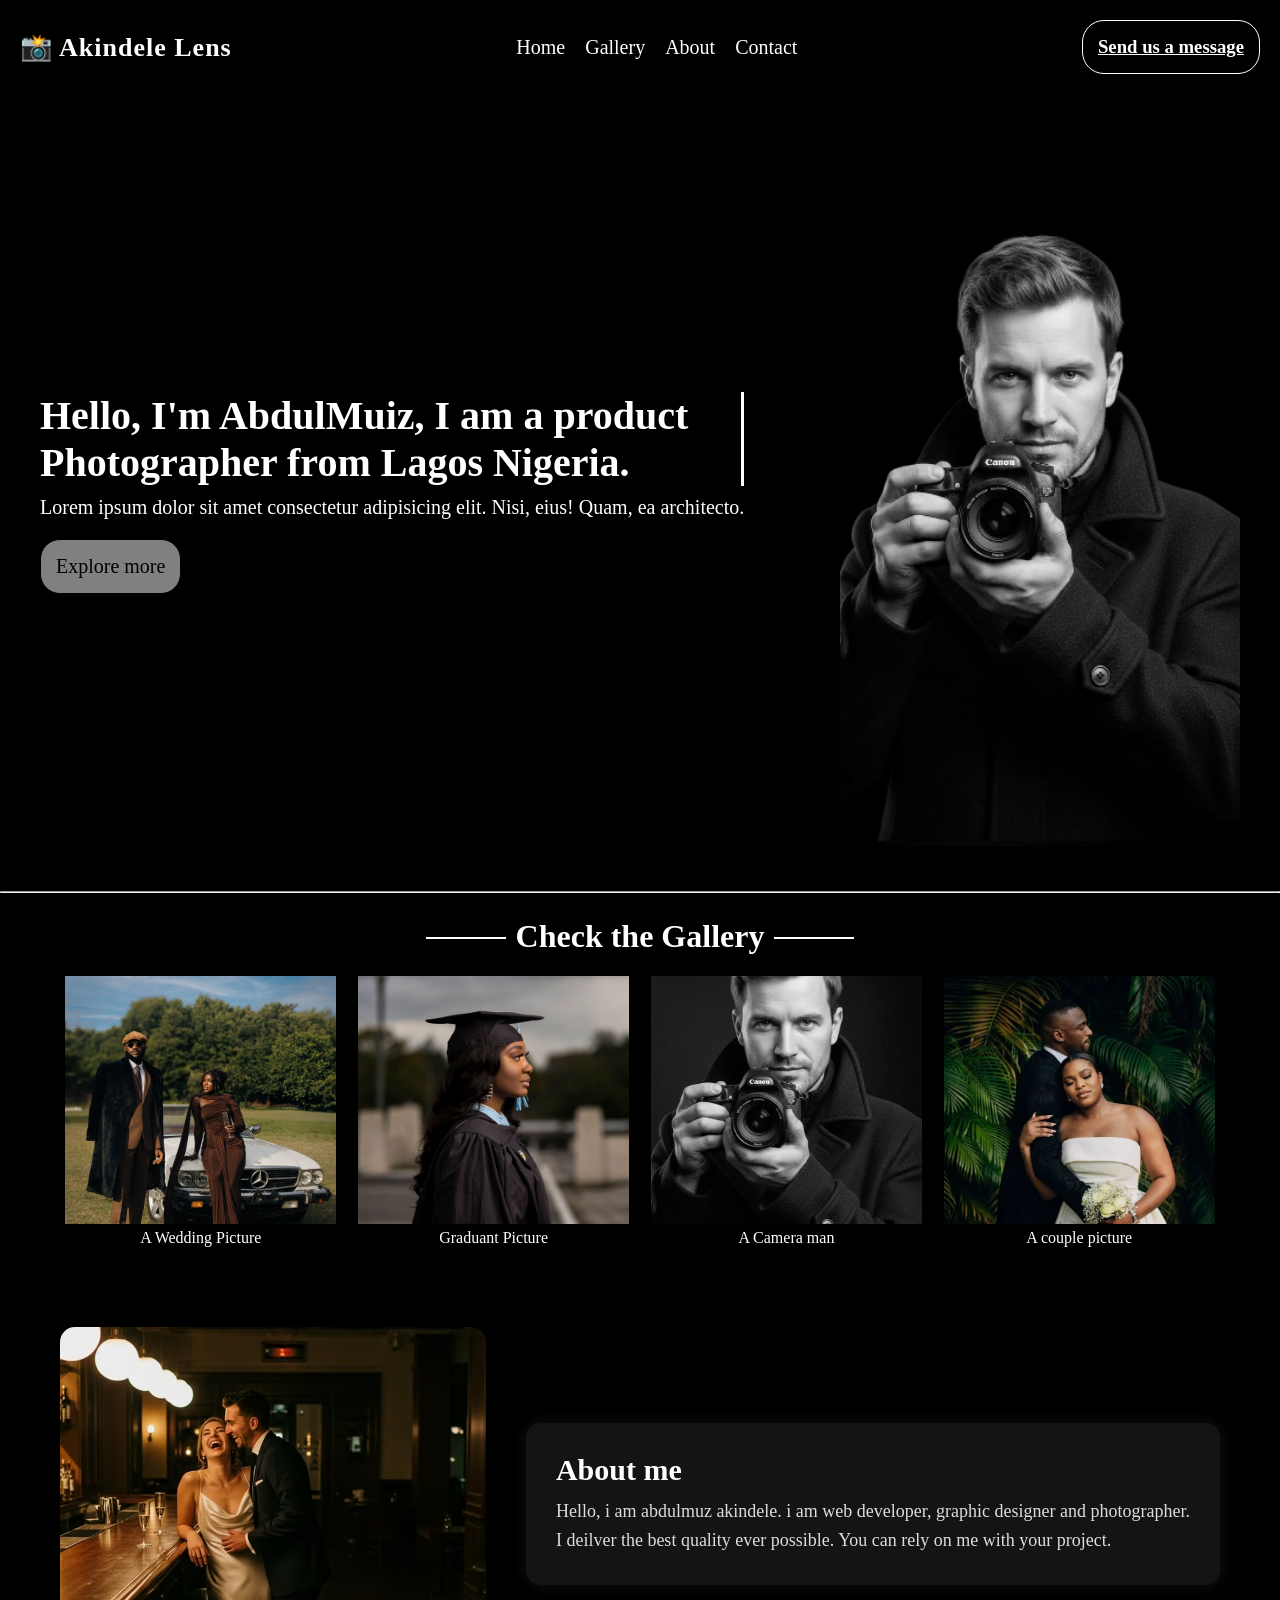
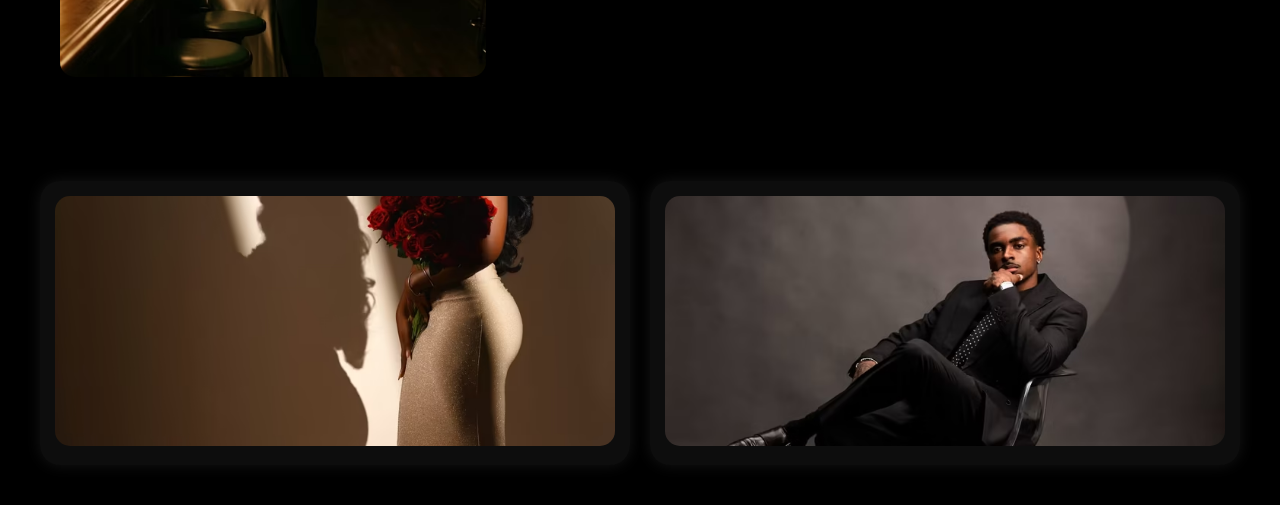
<file: index.html>
<!DOCTYPE html>
<html lang="en">
<head>
    <meta charset="UTF-8">
    <meta name="viewport" content="width=device-width, initial-scale=1.0">
    <title>Akindele lens</title>
    <link rel="stylesheet" href="index.css">
</head>
<body>
    <!-- NAVBAR  -->
    <div class="navbar">
        <h1 class="logo">📸 Akindele Lens</h1>
        <nav>
            <ul class="navlist">
                <li><a href="">Home</a></li>
                <li><a href="">Gallery</a></li>
                <li><a href="">About</a></li>
                <li><a href="">Contact</a></li>
            </ul>
        </nav>
        <a href="contact.html" class="message">
             <h3>Send us a message</h3>
        </a>

        
    </div>
    <div class="landing">
        <div class="col-1">
        <h1 class="typing">Hello, I'm AbdulMuiz, I am a product <br> Photographer from Lagos Nigeria.</h1>

        <p>Lorem ipsum dolor sit amet consectetur adipisicing elit. Nisi, eius! Quam, ea architecto.</p>
        <a href="">Explore more</a> 
        </div>
        <div class="col-2">
            <img src="image/hero landing.png" alt="hero section" width="400px">
        </div>
    </div>
    <hr style="color: white;">
    <div class="header1">
    <h1 class="gallery-title">Check the Gallery</h1>
</div>

    <!-- Gallery  -->
    <div class="header2">
        <div class="box">
            <img src="image/img 1.jpeg" alt="wedding picture">
            <div class="overplay">
                <p style="text-align: center;">A Wedding Picture</p>
            </div>
        </div>
        <div class="box">
            <img src="image/img 3.jpeg" alt=" graduation picture">
            <div class="overplay">
                <p style="text-align: center;">Graduant Picture</p>
            </div>
        </div>
        <div class="box">
            <img src="image/img 9.jpeg" alt="random picture">
            <div class="overplay">
                <p style="text-align: center;">A Camera man</p>
            </div>
        </div>
        <div class="box">
            <img src="image/img 8.jpeg" alt="A couple picture">
            <div class="overplay">
                <p style="text-align: center;">A couple picture</p>
            </div>
        </div>
    </div>

    <!-- About me  -->
     <div class="about">
        <div class="about-1">
            <img src="image/img 4.avif" alt="couples pictures" width="200px">
        </div>
        <div class="about-2">
            <h3><strong>About me</strong></h3>
            <p>Hello, i am abdulmuz akindele. i am web developer, graphic designer and photographer. <br>
            I deilver the best quality ever possible. You can rely on me with your project.</p> 
        </div>
     </div>
     <div class="another">
        <div class="about-3">
            <img src="image/img 5.avif" alt="">
        </div>
        <div class="about-4">
            <img src="image/img 6.avif" alt="">
        </div>
     </div>

</body>
</html>
</file>
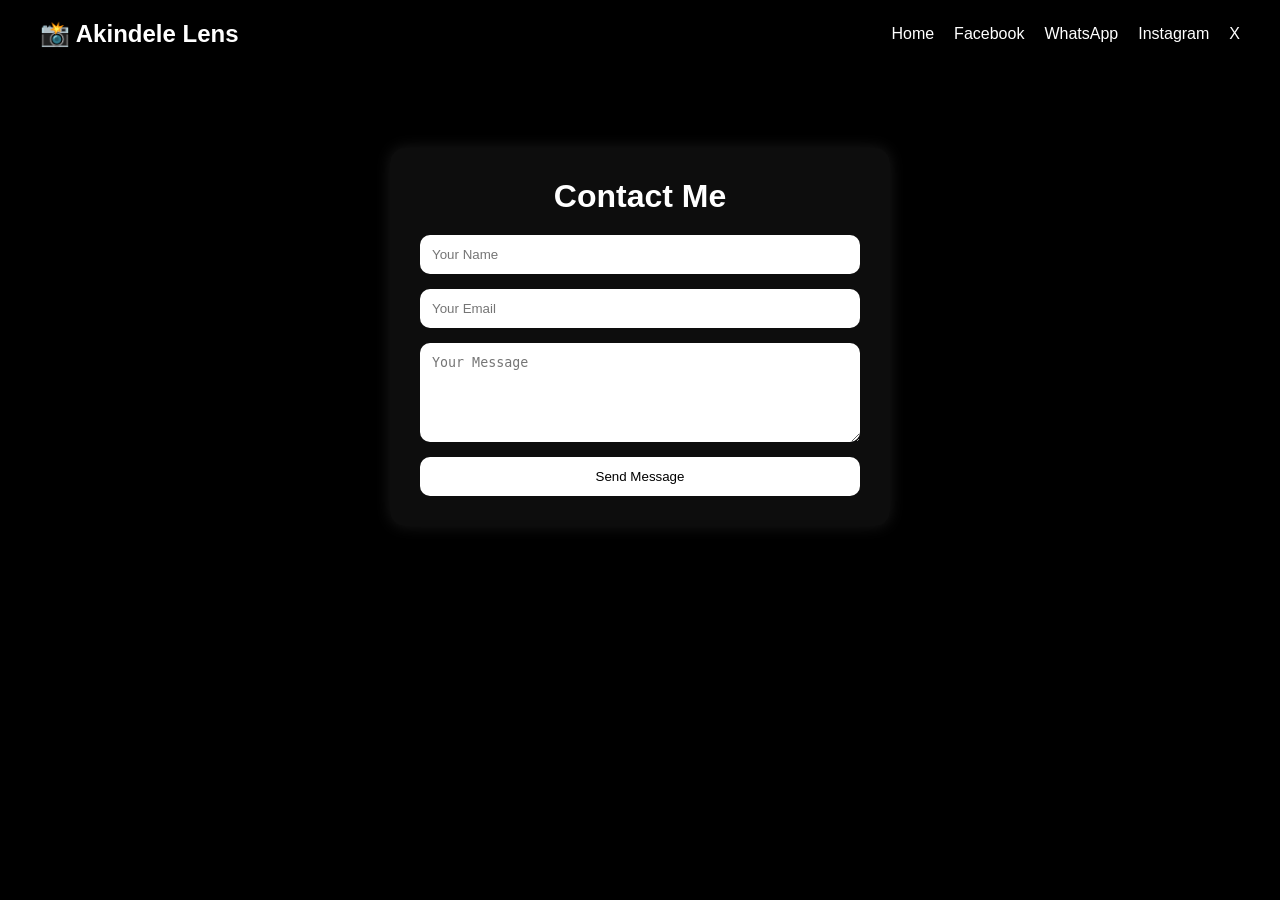
<file: contact.html>
<!DOCTYPE html>
<html lang="en">
<head>
    <meta charset="UTF-8">
    <meta name="viewport" content="width=device-width, initial-scale=1.0">
    <title>Contact - Akindele Lens</title>
    <link rel="stylesheet" href="contact.css">
</head>
<body>

    <!-- NAVBAR -->
    <div class="navbar">
        <h1 class="logo">📸 Akindele Lens</h1>

        <nav>
            <ul class="navlist">
                <li><a href="index.html">Home</a></li>
                <li><a href="#">Facebook</a></li>
                <li><a href="https://wa.me/2348022539692">WhatsApp</a></li>
                <li><a href="#">Instagram</a></li>
                <li><a href="https://x.com/@thefirstgu__21">X</a></li>
            </ul>
        </nav>
    </div>

    <!-- CONTACT FORM -->
    <div class="contact-container">
        <h1>Contact Me</h1>

        <form>
            <input type="text" placeholder="Your Name" required>
            <input type="email" placeholder="Your Email" required>
            <textarea placeholder="Your Message" rows="5" required></textarea>

            <button type="submit">Send Message</button>
        </form>
    </div>

</body>
</html>
</file>
<file: index.css>
*{
    margin: 0;
    padding: 0;
    box-sizing: border-box;
}
h1{
    color: white;
}
.logo{
    font-size: 26px;
    font-weight: bold;
    letter-spacing: 1px;
}

p{
    color: white;
}
body{
    background-color: black;
}
.navbar{
display:flex;
align-items:center;
justify-content:space-between;
padding:20px 20px;

animation: slideDown 1s ease;
}

.navlist{
    display: flex;
    gap: 20px;
    align-items: center;
    justify-content: center;
}
.navlist a{
    text-decoration: none;
    color: white;
    font-size: 20px;
    position: relative;
}

/* underline animation */
.navlist a::after{
    content: "";
    position: absolute;
    left: 0;
    bottom: -5px;
    width: 0%;
    height: 2px;
    background: white;
    transition: 0.4s ease;
}

.navlist a:hover::after{
    width: 100%;
}
.navlist li{
    list-style-type: none; 
}
nav{
    align-items: center;
}
.message{
    color: white;
    border: 1px solid;
    padding: 15px;
    border-radius: 22px;
    transition: 0.5s ease;
}
.message:hover{
    background-color: white;
    color: black;
    transform:scale(1.05);
}
.landing{
    padding: 40px;
    font-size: 20px;
    display: flex;
    justify-content: space-between;
    align-items: center;
}
.typing{
    width: 0;
    overflow: hidden;
    white-space: nowrap;
    border-right: 3px solid white;
    animation: typing 4s steps(40, end) forwards, blink 0.7s infinite;
}

@keyframes typing{
    from{ width: 0 }
    to{ width: 100% }
}

@keyframes blink{
    50%{ border-color: transparent }
}

.landing p{
    padding-top: 10px;
}
.landing a{
    list-style-type: none;
    text-decoration: none;
    display: inline-block;
    color: black;
    margin-top: 20px;
    border: 1px solid;
    border-radius: 20px;
    transition: 0.5s ease-in;
    background-color: grey;
    padding: 15px;
}
.landing a:hover{
    background-color: white;
    color: black;
    transform:scale(1.05);
}

.col-2 img{
    opacity: 0;
    transform: translateX(100px);
    animation: slideIn 1.5s ease forwards;
}

@keyframes slideIn{
    to{
        opacity: 1;
        transform: translateX(0);
    }
}

.header1{
    text-align: center;
    color: white;
    padding-top: 25px;
}
.gallery-title{
    text-align: center;
    position: relative;
    display: inline-block;
}

.gallery-title::before,
.gallery-title::after{
    content: "";
    position: absolute;
    top: 50%;
    width: 80px;
    height: 2px;
    background: white;
}

.gallery-title::before{
    left: -90px;
}

.gallery-title::after{
    right: -90px;
}


.header2{
    display: flex;
    flex-wrap: wrap;
    justify-content: center;
    gap: 20px;
    padding: 20px;
}
.box{
    width: 22%;
    text-align: center;
    transition: 0.5s ease;
}

.box img {
    width: 100%;
    height: 250px;       /* Force same height */
    object-fit: cover;   /* Crop nicely without distortion */
    border: 1px solid ;
    box-shadow: 0 8px 20px rgba(0,0,0,0.2);
    
}
.box:hover{
    transform: translateY(-10px);
    box-shadow: 0 8px 20px rgba(0,0,0,0.2);
}
.about{
    display: flex;
    align-items: center;
    justify-content: space-between;
    padding: 60px;
    gap: 40px;
}

.about-1{
    flex: 1;
}

.about-1 img{
    width: 100%;
    height: 350px;
    object-fit: cover;
    border-radius: 15px;
}

.about-2{
    background: rgba(255,255,255,0.08);
    padding: 30px;
    border-radius: 15px;
    box-shadow: 0 0 15px rgba(255,255,255,0.08);
    color: white;
}

.about-2 h3{
    font-size: 30px;
    color: white;
    margin-bottom: 10px;
}

.about-2 p{
    font-size: 18px;
    line-height: 1.6;
    color: #ddd;
}
.another{
    display: flex;
    justify-content: space-between;
    gap: 20px;
    padding: 40px;
}

.another img{
    width: 100%;
    height: 250px;
    object-fit: cover;
    border-radius: 15px;
}

/* animation */
.about-3, .about-4{
    flex: 1;
    background: rgba(255,255,255,0.05);
    padding: 15px;
    border-radius: 20px;
    box-shadow: 0 0 15px rgba(255,255,255,0.08);
    overflow: hidden;
    opacity: 0;
    transform: translateY(60px);
    animation: fadeUp 1s ease forwards;
    transition: all 0.4s ease;
}

.about-4{
    animation-delay: 0.5s;
}
.about-3:hover, .about-4:hover{
    transform: translateY(-10px) scale(1.02);
    box-shadow: 0 10px 25px rgba(255,255,255,0.15);
}

.about-3:hover img, .about-4:hover img{
    transform: scale(1.08);
}


@keyframes fadeUp{
    to{
        opacity: 1;
        transform: translateY(0);
    }
}
@media(max-width: 768px){

    .navbar{
        flex-direction: column;
        gap: 15px;
    }

    .landing{
        flex-direction: column;
        text-align: center;
    }

    .col-2 img{
        width: 100%;
    }

    .box{
        width: 100%;
    }

    .about{
        flex-direction: column;
    }

    .another{
        flex-direction: column;
    }

}
</file>
<file: contact.css>
*{
    margin: 0;
    padding: 0;
    box-sizing: border-box;
}

body{
    background: black;
    color: white;
    font-family: Arial, sans-serif;
}

/* NAVBAR */
.navbar{
    display:flex;
    justify-content: space-between;
    align-items: center;
    padding: 20px 40px;
}

.logo{
    font-size: 24px;
}

.navlist{
    display: flex;
    gap: 20px;
}

.navlist li{
    list-style: none;
}

.navlist a{
    color: white;
    text-decoration: none;
    position: relative;
}

/* underline hover */
.navlist a::after{
    content: "";
    position: absolute;
    left: 0;
    bottom: -5px;
    width: 0%;
    height: 2px;
    background: white;
    transition: 0.3s;
}

.navlist a:hover::after{
    width: 100%;
}

/* CONTACT FORM */
.contact-container{
    max-width: 500px;
    margin: 80px auto;
    padding: 30px;
    background: rgba(255,255,255,0.05);
    border-radius: 15px;
    box-shadow: 0 0 15px rgba(255,255,255,0.1);
    text-align: center;
}

.contact-container h1{
    margin-bottom: 20px;
}

form{
    display: flex;
    flex-direction: column;
    gap: 15px;
}

input, textarea{
    padding: 12px;
    border: none;
    border-radius: 10px;
    outline: none;
}

button{
    padding: 12px;
    border: none;
    border-radius: 10px;
    background: white;
    color: black;
    cursor: pointer;
    transition: 0.3s;
}

button:hover{
    transform: scale(1.05);
}
</file>
